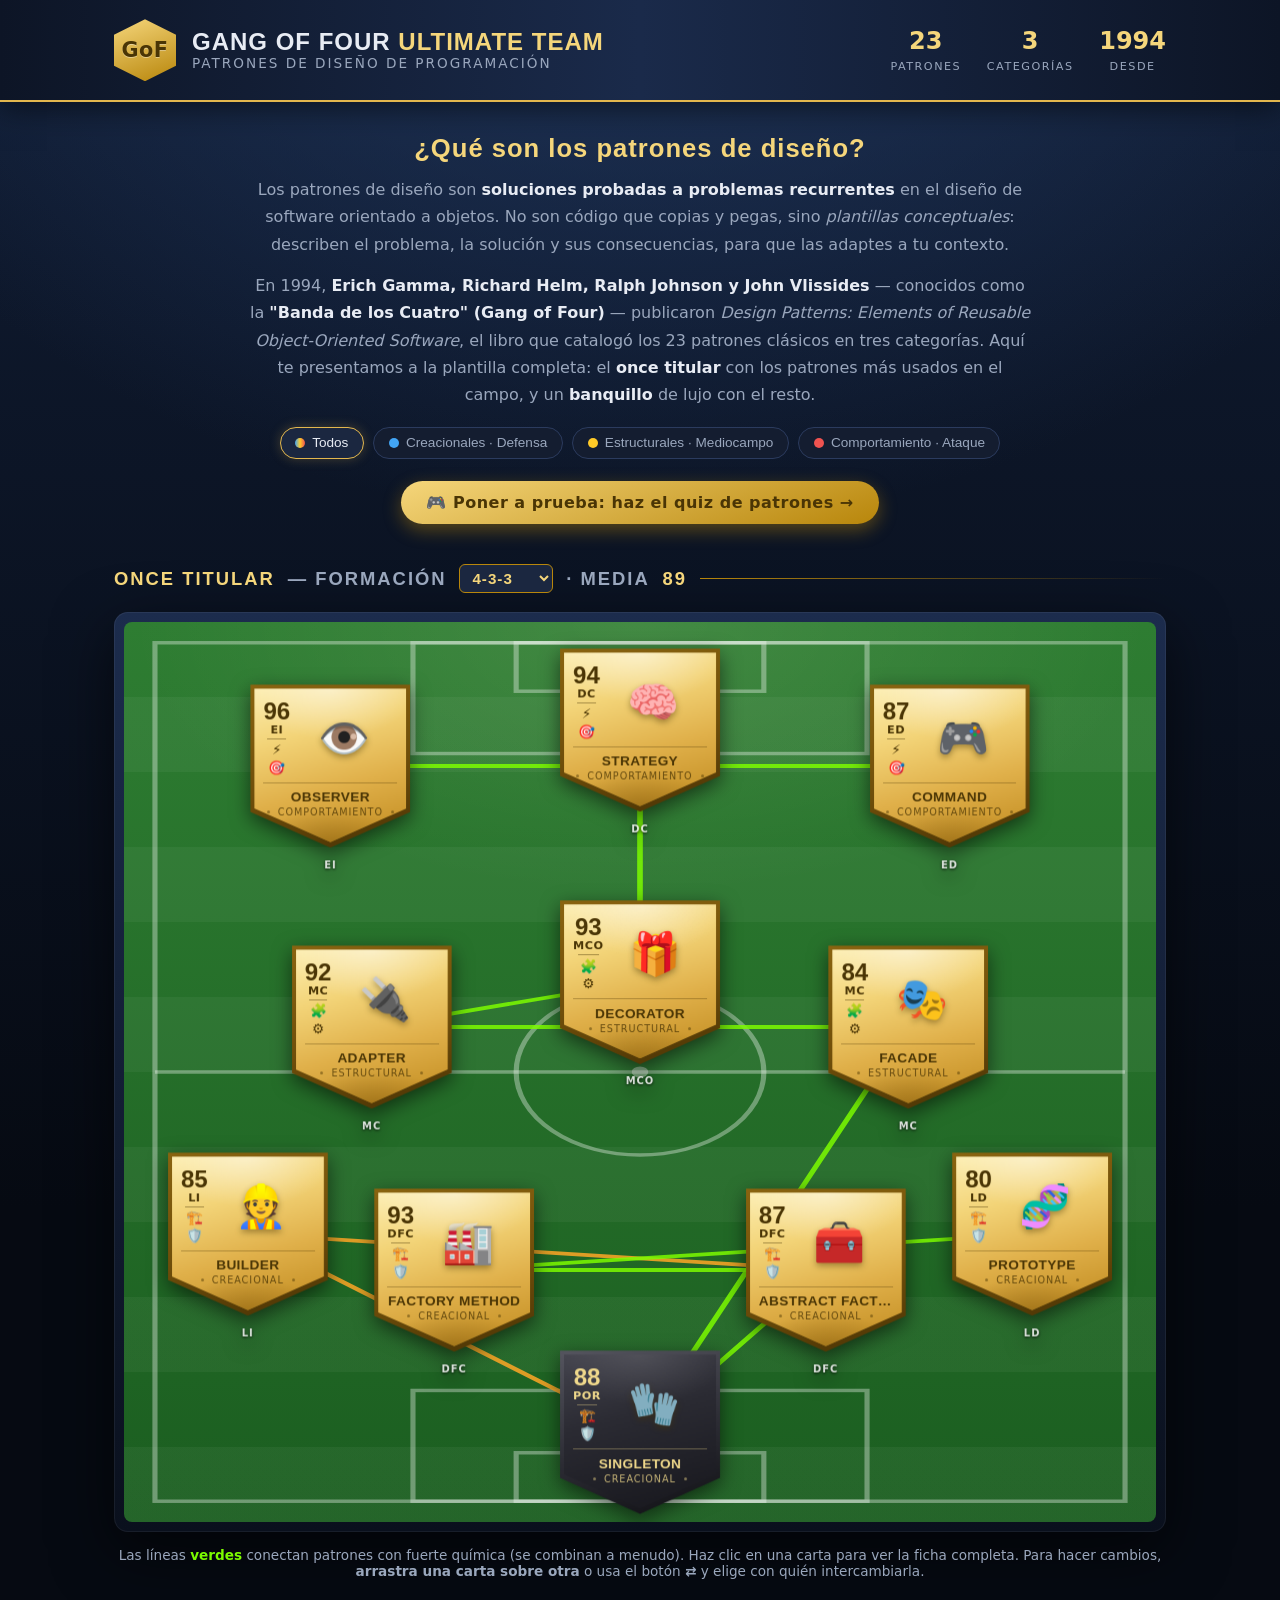
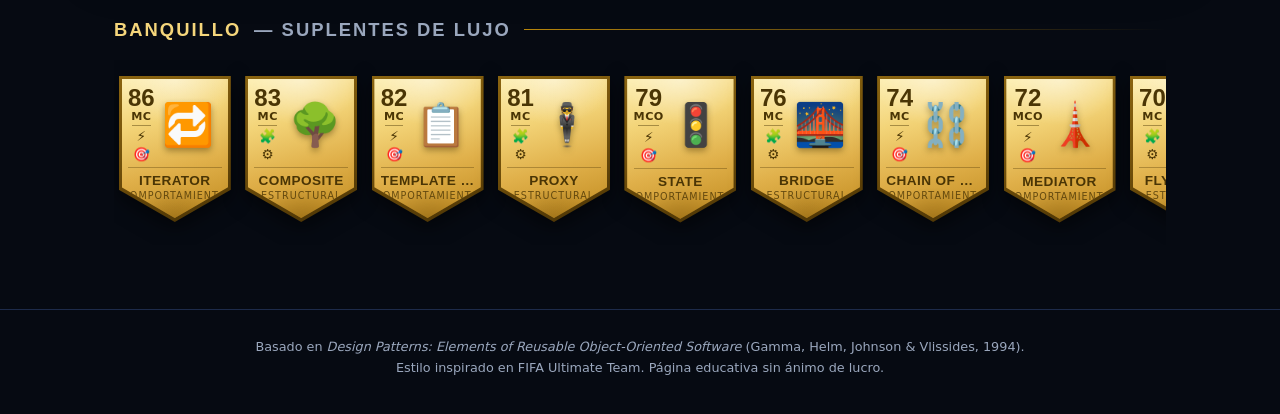
<file: index.html>
<!DOCTYPE html>
<html lang="es">
<head>
  <meta charset="UTF-8">
  <meta name="viewport" content="width=device-width, initial-scale=1.0">
  <title>Gang of Four Ultimate Team — Patrones de Diseño</title>
  <link rel="stylesheet" href="css/styles.css">
</head>
<body>

  <header class="fut-header">
    <div class="fut-header-inner">
      <div class="fut-logo">
        <span class="fut-logo-badge">GoF</span>
        <div class="fut-logo-text">
          <h1>GANG OF FOUR <span>ULTIMATE TEAM</span></h1>
          <p class="fut-tagline">Patrones de Diseño de Programación</p>
        </div>
      </div>
      <div class="fut-header-stats">
        <div class="hstat"><span class="hstat-num">23</span><span class="hstat-label">Patrones</span></div>
        <div class="hstat"><span class="hstat-num">3</span><span class="hstat-label">Categorías</span></div>
        <div class="hstat"><span class="hstat-num">1994</span><span class="hstat-label">Desde</span></div>
      </div>
    </div>
  </header>

  <section class="intro">
    <h2>¿Qué son los patrones de diseño?</h2>
    <p>
      Los patrones de diseño son <strong>soluciones probadas a problemas recurrentes</strong> en el
      diseño de software orientado a objetos. No son código que copias y pegas, sino
      <em>plantillas conceptuales</em>: describen el problema, la solución y sus consecuencias,
      para que las adaptes a tu contexto.
    </p>
    <p>
      En 1994, <strong>Erich Gamma, Richard Helm, Ralph Johnson y John Vlissides</strong> — conocidos
      como la <strong>"Banda de los Cuatro" (Gang of Four)</strong> — publicaron
      <em>Design Patterns: Elements of Reusable Object-Oriented Software</em>, el libro que catalogó
      los 23 patrones clásicos en tres categorías. Aquí te presentamos a la plantilla completa:
      el <strong>once titular</strong> con los patrones más usados en el campo, y un
      <strong>banquillo</strong> de lujo con el resto.
    </p>
    <div class="category-legend">
      <button class="cat-chip active" data-cat="all"><span class="chip-dot dot-all"></span>Todos</button>
      <button class="cat-chip" data-cat="creacional"><span class="chip-dot dot-creacional"></span>Creacionales · Defensa</button>
      <button class="cat-chip" data-cat="estructural"><span class="chip-dot dot-estructural"></span>Estructurales · Mediocampo</button>
      <button class="cat-chip" data-cat="comportamiento"><span class="chip-dot dot-comportamiento"></span>Comportamiento · Ataque</button>
    </div>

    <a class="quiz-cta" href="quiz.html">🎮 Poner a prueba: haz el quiz de patrones →</a>
  </section>

  <main>
    <section class="pitch-section">
      <h2 class="section-title"><span>ONCE TITULAR</span> — Formación
        <select id="selFormacion" class="sel-formacion" aria-label="Elegir formación"></select>
        · Media <span id="mediaEquipo"></span></h2>
      <div class="pitch-wrap">
        <div class="pitch" id="pitch">
          <svg class="pitch-lines" viewBox="0 0 100 130" preserveAspectRatio="none" aria-hidden="true">
            <!-- líneas del campo -->
            <rect x="3" y="3" width="94" height="124" fill="none" stroke="rgba(255,255,255,.35)" stroke-width=".5"/>
            <line x1="3" y1="65" x2="97" y2="65" stroke="rgba(255,255,255,.35)" stroke-width=".5"/>
            <circle cx="50" cy="65" r="12" fill="none" stroke="rgba(255,255,255,.35)" stroke-width=".5"/>
            <circle cx="50" cy="65" r=".8" fill="rgba(255,255,255,.4)"/>
            <rect x="28" y="3" width="44" height="16" fill="none" stroke="rgba(255,255,255,.35)" stroke-width=".5"/>
            <rect x="38" y="3" width="24" height="7" fill="none" stroke="rgba(255,255,255,.35)" stroke-width=".5"/>
            <rect x="28" y="111" width="44" height="16" fill="none" stroke="rgba(255,255,255,.35)" stroke-width=".5"/>
            <rect x="38" y="120" width="24" height="7" fill="none" stroke="rgba(255,255,255,.35)" stroke-width=".5"/>
          </svg>
          <svg class="chem-lines" id="chemLines" aria-hidden="true"></svg>
          <!-- cartas titulares inyectadas por JS -->
        </div>
      </div>
      <p class="pitch-hint">Las líneas <span class="hint-green">verdes</span> conectan patrones con fuerte química (se combinan a menudo). Haz clic en una carta para ver la ficha completa. Para hacer cambios, <strong>arrastra una carta sobre otra</strong> o usa el botón <strong>⇄</strong> y elige con quién intercambiarla.</p>
    </section>

    <section class="bench-section">
      <h2 class="section-title"><span>BANQUILLO</span> — Suplentes de lujo</h2>
      <div class="bench" id="bench"></div>
    </section>
  </main>

  <!-- Modal de detalle -->
  <div class="modal-overlay" id="modal" hidden>
    <div class="modal" role="dialog" aria-modal="true" aria-labelledby="modalTitle">
      <button class="modal-close" id="modalClose" aria-label="Cerrar">✕</button>
      <div class="modal-body">
        <div class="modal-card-col" id="modalCardCol"></div>
        <div class="modal-info-col">
          <div class="modal-head">
            <h3 id="modalTitle"></h3>
            <p class="modal-intent" id="modalIntent"></p>
          </div>
          <div class="tabs" id="tabs">
            <button class="tab active" data-tab="explicacion">Problema y solución</button>
            <button class="tab" data-tab="analogia">Analogía</button>
            <button class="tab" data-tab="codigo">Código Python</button>
            <button class="tab" data-tab="stats">Atributos</button>
          </div>
          <div class="tab-panel" id="panel-explicacion">
            <h4>⚠ El problema</h4>
            <p id="modalProblema"></p>
            <h4>✔ La solución</h4>
            <p id="modalSolucion"></p>
          </div>
          <div class="tab-panel" id="panel-analogia" hidden>
            <p id="modalAnalogia"></p>
          </div>
          <div class="tab-panel" id="panel-codigo" hidden>
            <pre><code id="modalCodigo"></code></pre>
          </div>
          <div class="tab-panel" id="panel-stats" hidden>
            <div class="stats-grid" id="modalStats"></div>
            <div class="chem-list" id="modalChem"></div>
          </div>
        </div>
      </div>
    </div>
  </div>

  <footer class="fut-footer">
    <p>Basado en <em>Design Patterns: Elements of Reusable Object-Oriented Software</em> (Gamma, Helm, Johnson &amp; Vlissides, 1994).</p>
    <p>Estilo inspirado en FIFA Ultimate Team. Página educativa sin ánimo de lucro.</p>
  </footer>

  <script src="js/data.js"></script>
  <script src="js/app.js"></script>
</body>
</html>
</file>
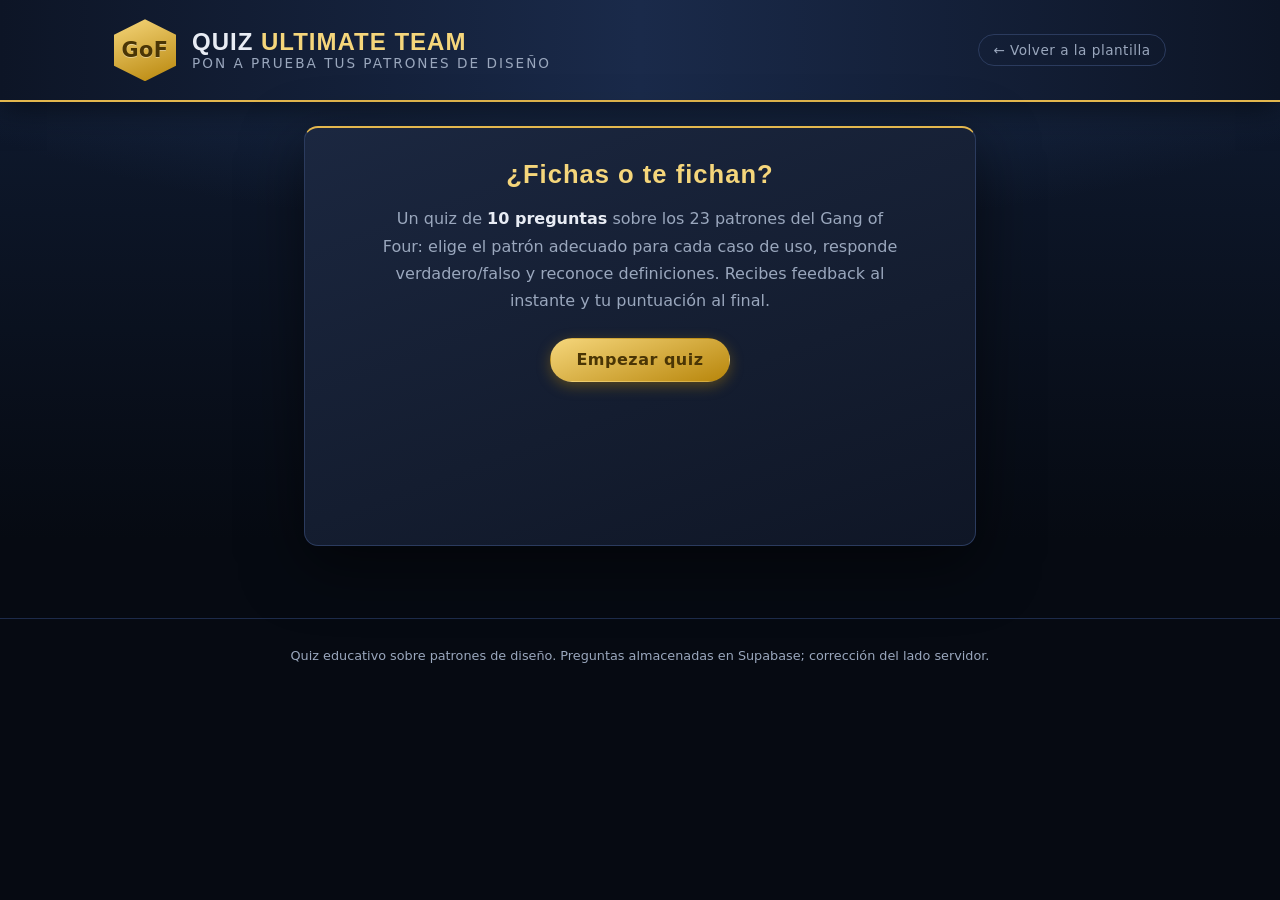
<file: quiz.html>
<!DOCTYPE html>
<html lang="es">
<head>
  <meta charset="UTF-8">
  <meta name="viewport" content="width=device-width, initial-scale=1.0">
  <title>Quiz — Gang of Four Ultimate Team</title>
  <link rel="stylesheet" href="css/styles.css">
</head>
<body>

  <header class="fut-header">
    <div class="fut-header-inner">
      <div class="fut-logo">
        <span class="fut-logo-badge">GoF</span>
        <div class="fut-logo-text">
          <h1>QUIZ <span>ULTIMATE TEAM</span></h1>
          <p class="fut-tagline">Pon a prueba tus patrones de diseño</p>
        </div>
      </div>
      <a class="quiz-back" href="index.html">← Volver a la plantilla</a>
    </div>
  </header>

  <main class="quiz-main">
    <div class="quiz-app" id="quizApp">

      <!-- Pantalla de inicio -->
      <section class="quiz-screen" id="screenStart">
        <h2>¿Fichas o te fichan?</h2>
        <p>
          Un quiz de <strong>10 preguntas</strong> sobre los 23 patrones del Gang of Four:
          elige el patrón adecuado para cada caso de uso, responde verdadero/falso y
          reconoce definiciones. Recibes feedback al instante y tu puntuación al final.
        </p>
        <button class="quiz-btn primary" id="btnStart">Empezar quiz</button>
      </section>

      <!-- Pantalla de carga -->
      <section class="quiz-screen" id="screenLoading" hidden>
        <div class="quiz-spinner" aria-hidden="true"></div>
        <p>Cargando preguntas…</p>
      </section>

      <!-- Pantalla de error -->
      <section class="quiz-screen" id="screenError" hidden>
        <div class="quiz-error-icon" aria-hidden="true">⚠️</div>
        <h2>Algo salió mal</h2>
        <p id="errorMsg">No se pudieron cargar las preguntas. Inténtalo de nuevo.</p>
        <button class="quiz-btn primary" id="btnRetry">Reintentar</button>
      </section>

      <!-- Pantalla de pregunta -->
      <section class="quiz-screen" id="screenQuestion" hidden>
        <div class="quiz-progress">
          <div class="quiz-progress-text">
            <span id="progressLabel">Pregunta 1 de 10</span>
            <span class="quiz-type-badge" id="typeBadge">Caso</span>
          </div>
          <div class="quiz-progress-bar"><div class="quiz-progress-fill" id="progressFill"></div></div>
        </div>

        <h2 class="quiz-prompt" id="questionPrompt"></h2>
        <div class="quiz-options" id="optionsList"></div>

        <div class="quiz-feedback" id="feedback" hidden>
          <p class="quiz-feedback-verdict" id="feedbackVerdict"></p>
          <p class="quiz-feedback-explain" id="feedbackExplain"></p>
        </div>

        <div class="quiz-actions">
          <button class="quiz-btn primary" id="btnAnswer" disabled>Responder</button>
          <button class="quiz-btn primary" id="btnNext" hidden>Siguiente →</button>
        </div>
      </section>

      <!-- Pantalla de resultado -->
      <section class="quiz-screen" id="screenResult" hidden>
        <h2>Resultado final</h2>
        <div class="quiz-score" id="scoreBig">0 / 10</div>
        <p class="quiz-score-sub" id="scoreSub"></p>
        <p class="quiz-compare" id="compareText"></p>
        <button class="quiz-btn primary" id="btnRestart">Repetir quiz</button>
        <a class="quiz-btn ghost" href="index.html">Ver la plantilla</a>
      </section>

    </div>
  </main>

  <footer class="fut-footer">
    <p>Quiz educativo sobre patrones de diseño. Preguntas almacenadas en Supabase; corrección del lado servidor.</p>
  </footer>

  <script src="js/supabase-config.js"></script>
  <script src="js/quiz.js"></script>
</body>
</html>
</file>
<file: css/styles.css>
/* ============================================================
   GANG OF FOUR ULTIMATE TEAM — estética FIFA Ultimate Team
   ============================================================ */

:root {
  --bg-dark: #0b1220;
  --bg-stadium-1: #101c33;
  --bg-stadium-2: #060a12;
  --pitch-green-1: #2e7d32;
  --pitch-green-2: #1b5e20;
  --pitch-stripe: rgba(255, 255, 255, 0.045);
  --gold-1: #f5d67b;
  --gold-2: #e3b74e;
  --gold-3: #b8860b;
  --gold-text: #4a3505;
  --inform-1: #2b2b33;
  --inform-2: #17171d;
  --chem-green: #7CFC00;
  --chem-orange: #ffa726;
  --cat-creacional: #42a5f5;
  --cat-estructural: #ffca28;
  --cat-comportamiento: #ef5350;
  --text: #e8ecf4;
  --text-dim: #9aa7bd;
  --panel: #141d30;
  --panel-2: #1b2740;
  --radius: 10px;
  /* motion */
  --ease-out: cubic-bezier(0.23, 1, 0.32, 1);        /* entradas/salidas de UI */
  --ease-in-out: cubic-bezier(0.77, 0, 0.175, 1);    /* movimiento en pantalla */
  --dur-fast: 150ms;                                  /* hovers, chips */
  --dur-base: 220ms;                                  /* modal, cartas */
  font-size: 16px;
}

* { margin: 0; padding: 0; box-sizing: border-box; }

body {
  background:
    radial-gradient(ellipse 120% 60% at 50% -10%, #223a63 0%, transparent 60%),
    linear-gradient(180deg, var(--bg-stadium-1), var(--bg-stadium-2) 60%);
  background-color: var(--bg-dark);
  color: var(--text);
  font-family: "Segoe UI", system-ui, -apple-system, sans-serif;
  min-height: 100vh;
}

h1, h2, h3, .section-title, .card-name, .card-rating {
  font-family: "Bahnschrift", "Segoe UI Semibold", "Arial Narrow", sans-serif;
}

/* ---------- Header ---------- */

.fut-header {
  background: linear-gradient(90deg, #0d1526 0%, #1a2a4a 50%, #0d1526 100%);
  border-bottom: 2px solid var(--gold-2);
  box-shadow: 0 4px 30px rgba(0, 0, 0, 0.6);
}

.fut-header-inner {
  max-width: 1100px;
  margin: 0 auto;
  padding: 1.2rem 1.5rem;
  display: flex;
  align-items: center;
  justify-content: space-between;
  gap: 1rem;
  flex-wrap: wrap;
}

.fut-logo { display: flex; align-items: center; gap: 1rem; }

.fut-logo-badge {
  display: grid;
  place-items: center;
  width: 62px;
  height: 62px;
  clip-path: polygon(50% 0%, 100% 25%, 100% 75%, 50% 100%, 0% 75%, 0% 25%);
  background: linear-gradient(160deg, var(--gold-1), var(--gold-3));
  color: var(--gold-text);
  font-weight: 800;
  font-size: 1.3rem;
  letter-spacing: 0.5px;
  text-shadow: 0 1px 0 rgba(255, 255, 255, 0.4);
}

.fut-logo-text h1 {
  font-size: 1.5rem;
  letter-spacing: 1px;
  line-height: 1.1;
}
.fut-logo-text h1 span { color: var(--gold-1); }
.fut-tagline { color: var(--text-dim); font-size: 0.85rem; letter-spacing: 2px; text-transform: uppercase; }

.fut-header-stats { display: flex; gap: 1.6rem; }
.hstat { text-align: center; }
.hstat-num { display: block; font-size: 1.5rem; font-weight: 700; color: var(--gold-1); }
.hstat-label { font-size: 0.7rem; text-transform: uppercase; letter-spacing: 1.5px; color: var(--text-dim); }

/* ---------- Intro ---------- */

.intro {
  max-width: 900px;
  margin: 2rem auto 0;
  padding: 0 1.5rem;
  text-align: center;
}
.intro h2 { font-size: 1.6rem; margin-bottom: 0.8rem; color: var(--gold-1); letter-spacing: 1px; }
.intro p { color: var(--text-dim); line-height: 1.7; margin-bottom: 0.9rem; max-width: 780px; margin-left: auto; margin-right: auto; }
.intro strong { color: var(--text); }

.category-legend {
  display: flex;
  gap: 0.6rem;
  justify-content: center;
  flex-wrap: wrap;
  margin-top: 1.2rem;
}

.cat-chip {
  display: inline-flex;
  align-items: center;
  gap: 0.45rem;
  background: var(--panel);
  border: 1px solid #2b3b5e;
  color: var(--text-dim);
  padding: 0.45rem 0.9rem;
  border-radius: 999px;
  font-size: 0.85rem;
  cursor: pointer;
  transition:
    border-color var(--dur-fast) ease,
    background-color var(--dur-fast) ease,
    color var(--dur-fast) ease,
    box-shadow var(--dur-fast) ease;
}
.cat-chip:hover { border-color: var(--gold-2); color: var(--text); }
.cat-chip.active { background: var(--panel-2); border-color: var(--gold-2); color: var(--text); box-shadow: 0 0 12px rgba(227, 183, 78, 0.25); }

.chip-dot { width: 10px; height: 10px; border-radius: 50%; display: inline-block; }
.dot-all { background: linear-gradient(90deg, var(--cat-creacional), var(--cat-estructural), var(--cat-comportamiento)); }
.dot-creacional { background: var(--cat-creacional); }
.dot-estructural { background: var(--cat-estructural); }
.dot-comportamiento { background: var(--cat-comportamiento); }

/* ---------- Secciones ---------- */

main { max-width: 1100px; margin: 0 auto; padding: 0 1.5rem; }

.section-title {
  margin: 2.5rem 0 1.2rem;
  font-size: 1.15rem;
  letter-spacing: 2px;
  color: var(--text-dim);
  text-transform: uppercase;
  display: flex;
  align-items: center;
  gap: 0.8rem;
}
.section-title span { color: var(--gold-1); }
.sel-formacion {
  background: var(--panel-2);
  color: var(--gold-1);
  border: 1px solid var(--gold-3);
  border-radius: 6px;
  padding: 0.25rem 0.5rem;
  font: inherit;
  font-size: 0.95rem;
  letter-spacing: 1px;
  cursor: pointer;
}
.sel-formacion:hover, .sel-formacion:focus { border-color: var(--gold-1); outline: none; }

.section-title::after {
  content: "";
  flex: 1;
  height: 1px;
  background: linear-gradient(90deg, var(--gold-3), transparent);
}

/* ---------- Campo ---------- */

.pitch-wrap {
  border-radius: 14px;
  padding: 10px;
  background: linear-gradient(180deg, #1c2c4d, #0a101d);
  box-shadow: 0 20px 60px rgba(0, 0, 0, 0.6), inset 0 0 0 1px rgba(255, 255, 255, 0.06);
}

.pitch {
  position: relative;
  width: 100%;
  aspect-ratio: 10 / 13;
  max-height: 900px;
  border-radius: 8px;
  overflow: hidden;
  background:
    repeating-linear-gradient(0deg,
      var(--pitch-stripe) 0 8.33%,
      transparent 8.33% 16.66%),
    radial-gradient(ellipse 90% 55% at 50% 0%, rgba(255, 255, 224, 0.10), transparent 55%),
    linear-gradient(180deg, var(--pitch-green-1), var(--pitch-green-2));
}

.pitch-lines, .chem-lines {
  position: absolute;
  inset: 0;
  width: 100%;
  height: 100%;
}
.chem-lines { z-index: 1; pointer-events: none; }

.pitch-hint { text-align: center; color: var(--text-dim); font-size: 0.85rem; margin-top: 0.9rem; }
.hint-green { color: var(--chem-green); font-weight: 600; }

/* ---------- Carta FUT ---------- */

.fut-card {
  position: absolute;
  z-index: 2;
  width: 15.5%;
  min-width: 78px;
  transform: translate(-50%, -50%);
  cursor: pointer;
  border: none;
  background: transparent;
  padding: 0;
  transition: filter 0.2s, opacity 0.2s, transform 160ms var(--ease-out);
  filter: drop-shadow(0 6px 10px rgba(0, 0, 0, 0.55));
  -webkit-user-select: none;
  user-select: none;
}
.fut-card:hover, .fut-card:focus-visible { filter: drop-shadow(0 6px 14px rgba(245, 214, 123, 0.55)); z-index: 5; }
.fut-card.dimmed { opacity: 0.25; }

/* feedback de pulsación */
.fut-card:active { transform: scale(0.97); }
.pitch .fut-card:active { transform: translate(-50%, -50%) scale(0.97); }
.cat-chip:active { transform: scale(0.97); }
.card-swap:active { transform: scale(1.05); }

.fut-card.dragging { opacity: 0.35; }
.fut-card.drop-target {
  filter: drop-shadow(0 0 14px rgba(124, 252, 0, 0.9));
  z-index: 6;
}
.fut-card.selected {
  filter: drop-shadow(0 0 16px rgba(124, 252, 0, 1));
  z-index: 6;
}
.fut-card.selected .card-inner::after {
  content: "";
  position: absolute;
  inset: 0;
  clip-path: polygon(0 0, 100% 0, 100% 78%, 50% 100%, 0 78%);
  background: rgba(124, 252, 0, 0.14);
  pointer-events: none;
}

/* marco exterior (rim) dorado oscuro + cara interior clara, como las FUT reales */
.card-inner {
  clip-path: polygon(0 0, 100% 0, 100% 78%, 50% 100%, 0 78%);
  background: linear-gradient(165deg, #8a6410 0%, #6f4e0a 55%, #4a3305 100%);
  color: var(--gold-text);
  position: relative;
  padding: 2.5% 2.5% 3.5%;
}

.card-face {
  clip-path: polygon(0 0, 100% 0, 100% 78%, 50% 100%, 0 78%);
  background:
    radial-gradient(ellipse 95% 55% at 50% 0%, rgba(255, 255, 255, 0.45), transparent 60%),
    radial-gradient(ellipse 80% 45% at 50% 105%, rgba(122, 84, 10, 0.55), transparent 60%),
    linear-gradient(165deg, #fdeeb0 0%, #f3d478 30%, #e0b04a 62%, #c08a1e 100%);
  padding: 7% 6% 16%;
  text-align: center;
  position: relative;
}

/* brillo diagonal al pasar el ratón */
.card-face::before {
  content: "";
  position: absolute;
  inset: 0;
  background: linear-gradient(115deg, transparent 30%, rgba(255, 255, 255, 0.35) 46%, rgba(255, 255, 255, 0.08) 54%, transparent 66%);
  transform: translateX(-120%);
  transition: transform 0.5s ease;
  pointer-events: none;
}
.fut-card:hover .card-face::before { transform: translateX(120%); }

/* carta inform (oscura) para el portero, como el TIR/BAS de la imagen */
.fut-card.inform .card-inner {
  background: linear-gradient(165deg, #55555f 0%, #2c2c34 55%, #101014 100%);
  color: #f0d98c;
}
.fut-card.inform .card-face {
  background:
    radial-gradient(ellipse 95% 55% at 50% 0%, rgba(255, 255, 255, 0.10), transparent 60%),
    linear-gradient(165deg, #43434d 0%, var(--inform-1) 40%, var(--inform-2) 100%);
}

.card-top {
  display: flex;
  align-items: flex-start;
  justify-content: space-between;
  text-align: left;
  min-height: 52%;
}

/* columna izquierda: rating / posición / línea / categoría, como en FIFA 15 */
.card-meta {
  display: flex;
  flex-direction: column;
  align-items: center;
  gap: 4%;
  flex: 0 0 auto;
}
.card-rating { font-size: clamp(1rem, 2.2vw, 1.5rem); font-weight: 800; line-height: 1; }
.card-pos { font-size: clamp(0.5rem, 1vw, 0.7rem); font-weight: 700; letter-spacing: 0.5px; }
.card-metaline { width: 70%; height: 1px; background: rgba(74, 53, 5, 0.45); margin: 8% 0; }
.fut-card.inform .card-metaline { background: rgba(240, 217, 140, 0.4); }
.card-flag, .card-club { font-size: clamp(0.6rem, 1.2vw, 0.85rem); line-height: 1.3; }

/* "retrato" del patrón */
.card-photo {
  flex: 1;
  font-size: clamp(1.5rem, 3.6vw, 2.6rem);
  line-height: 1.1;
  align-self: center;
  text-align: center;
  filter: drop-shadow(0 3px 3px rgba(74, 53, 5, 0.45));
}

.card-name {
  font-size: clamp(0.55rem, 1.3vw, 0.85rem);
  font-weight: 800;
  text-transform: uppercase;
  letter-spacing: 0.4px;
  border-top: 1px solid rgba(74, 53, 5, 0.35);
  margin-top: 4%;
  padding-top: 5%;
  white-space: nowrap;
  overflow: hidden;
  text-overflow: ellipsis;
}
.fut-card.inform .card-name { border-top-color: rgba(240, 217, 140, 0.35); }

.card-catrow {
  display: flex;
  align-items: center;
  justify-content: center;
  gap: 6%;
  font-size: clamp(0.42rem, 0.9vw, 0.6rem);
  text-transform: uppercase;
  letter-spacing: 1px;
  opacity: 0.8;
  margin-top: 2px;
}
.catdot { width: 3px; height: 3px; border-radius: 50%; background: currentColor; opacity: 0.6; flex: 0 0 auto; }

/* botón de intercambio */
.card-swap {
  position: absolute;
  top: -7px;
  right: -7px;
  z-index: 3;
  display: grid;
  place-items: center;
  width: 22px;
  height: 22px;
  border-radius: 50%;
  background: linear-gradient(160deg, var(--gold-1), var(--gold-3));
  color: var(--gold-text);
  font-size: 0.8rem;
  font-weight: 800;
  border: 1px solid rgba(0, 0, 0, 0.35);
  box-shadow: 0 2px 6px rgba(0, 0, 0, 0.5);
  opacity: 0;
  transition: opacity 0.15s, transform 0.15s;
}
.fut-card:hover .card-swap, .fut-card:focus-visible .card-swap, .fut-card.selected .card-swap { opacity: 1; }
.card-swap:hover { transform: scale(1.15); }
.fut-card.selected .card-swap { background: linear-gradient(160deg, #b6ff6e, #4caf50); }

@media (hover: none) {
  .card-swap { opacity: 0.85; }   /* táctil: siempre visible */
}

/* etiqueta de posición fuera de la carta (como "MCO", "LI" en la imagen) */
.card-postag {
  position: absolute;
  left: 50%;
  bottom: -1.4rem;
  transform: translateX(-50%);
  font-size: 0.62rem;
  font-weight: 700;
  letter-spacing: 1px;
  color: rgba(255, 255, 255, 0.85);
  text-shadow: 0 1px 3px rgba(0, 0, 0, 0.8);
}

/* ---------- Banquillo ---------- */

.bench-section { padding-bottom: 1rem; }

.bench {
  display: grid;
  grid-auto-flow: column;
  grid-auto-columns: 112px;
  gap: 0.9rem;
  overflow-x: auto;
  padding: 1rem 0.3rem 1.4rem;
  scrollbar-color: var(--gold-3) var(--panel);
}

.bench .fut-card {
  position: static;
  transform: none;
  width: 112px;
  min-width: 0;
}
.bench .card-postag { display: none; }

/* ---------- Modal ---------- */

.modal-overlay[hidden] { display: none; }

.modal-overlay {
  position: fixed;
  inset: 0;
  z-index: 50;
  background: rgba(4, 8, 16, 0.82);
  backdrop-filter: blur(4px);
  display: grid;
  place-items: center;
  padding: 1.2rem;
  opacity: 0;
  transition: opacity 200ms var(--ease-out);
}
.modal-overlay.is-open { opacity: 1; }

.modal {
  position: relative;
  width: min(940px, 100%);
  max-height: 92vh;
  overflow-y: auto;
  background: linear-gradient(160deg, var(--panel-2), var(--panel) 60%, #0f1626);
  border: 1px solid #33456e;
  border-top: 2px solid var(--gold-2);
  border-radius: 14px;
  box-shadow: 0 30px 80px rgba(0, 0, 0, 0.7);
  padding: 1.6rem;
  opacity: 0;
  transform: scale(0.96);
  transition: opacity var(--dur-base) var(--ease-out), transform var(--dur-base) var(--ease-out);
}
.modal-overlay.is-open .modal { opacity: 1; transform: scale(1); }

.modal-close {
  position: absolute;
  top: 0.8rem;
  right: 0.9rem;
  background: transparent;
  border: 1px solid #3a4c78;
  color: var(--text-dim);
  width: 34px;
  height: 34px;
  border-radius: 50%;
  cursor: pointer;
  font-size: 0.95rem;
  transition: color var(--dur-fast) ease, border-color var(--dur-fast) ease;
}
.modal-close:hover { color: var(--gold-1); border-color: var(--gold-2); }

.modal-body {
  display: grid;
  grid-template-columns: 230px 1fr;
  gap: 1.6rem;
  align-items: start;
}

.modal-card-col .fut-card {
  position: static;
  transform: none;
  width: 100%;
  cursor: default;
  pointer-events: none;
}
.modal-card-col .card-postag { display: none; }
.modal-card-col .card-swap { display: none; }

.modal-head h3 { font-size: 1.7rem; letter-spacing: 1px; color: var(--gold-1); }
.modal-intent { color: var(--text-dim); font-style: italic; margin: 0.4rem 0 1rem; line-height: 1.5; }

.tabs {
  display: flex;
  gap: 0.4rem;
  flex-wrap: wrap;
  border-bottom: 1px solid #2c3d63;
  margin-bottom: 1rem;
}
.tab {
  background: transparent;
  border: none;
  color: var(--text-dim);
  padding: 0.55rem 0.9rem;
  font-size: 0.88rem;
  cursor: pointer;
  border-bottom: 2px solid transparent;
  margin-bottom: -1px;
  transition: color 0.15s;
}
.tab:hover { color: var(--text); }
.tab.active { color: var(--gold-1); border-bottom-color: var(--gold-2); font-weight: 600; }

.tab-panel { line-height: 1.7; color: var(--text); }
.tab-panel h4 { color: var(--gold-1); margin: 0.9rem 0 0.35rem; font-size: 0.95rem; letter-spacing: 0.5px; }
.tab-panel h4:first-child { margin-top: 0; }
.tab-panel p { color: #c6d0e2; }

.tab-panel pre {
  background: #0a0f1c;
  border: 1px solid #24345a;
  border-radius: var(--radius);
  padding: 1rem;
  overflow-x: auto;
  font-size: 0.82rem;
  line-height: 1.55;
}
.tab-panel code { font-family: "Cascadia Code", Consolas, monospace; color: #d7e3f7; }

/* resaltado simple */
.tok-kw { color: #ff7b9c; }
.tok-str { color: #a5d6a7; }
.tok-com { color: #6b7a95; font-style: italic; }
.tok-def { color: #82b1ff; }

/* stats */
.stats-grid { display: grid; grid-template-columns: 1fr 1fr; gap: 0.7rem 1.4rem; }
.stat-row { display: grid; grid-template-columns: auto 1fr auto; align-items: center; gap: 0.6rem; }
.stat-name { font-size: 0.72rem; text-transform: uppercase; letter-spacing: 1px; color: var(--text-dim); width: 105px; }
.stat-bar { height: 7px; border-radius: 4px; background: #0c1526; overflow: hidden; }
.stat-fill { height: 100%; border-radius: 4px; background: linear-gradient(90deg, var(--gold-3), var(--gold-1)); }
.stat-val { font-weight: 700; color: var(--gold-1); font-size: 0.9rem; min-width: 24px; text-align: right; }

.chem-list { margin-top: 1.3rem; }
.chem-list h5 { font-size: 0.72rem; text-transform: uppercase; letter-spacing: 1.5px; color: var(--text-dim); margin-bottom: 0.5rem; }
.chem-link {
  display: inline-block;
  background: rgba(124, 252, 0, 0.08);
  border: 1px solid rgba(124, 252, 0, 0.35);
  color: var(--chem-green);
  border-radius: 999px;
  padding: 0.28rem 0.75rem;
  font-size: 0.8rem;
  margin: 0 0.4rem 0.4rem 0;
  cursor: pointer;
  transition: background 0.15s;
}
.chem-link:hover { background: rgba(124, 252, 0, 0.18); }

/* ---------- Footer ---------- */

.fut-footer {
  margin-top: 3rem;
  padding: 1.6rem 1.5rem 2.2rem;
  text-align: center;
  color: var(--text-dim);
  font-size: 0.8rem;
  border-top: 1px solid #1d2b4a;
  line-height: 1.7;
}

/* ---------- Quiz ---------- */

.quiz-back {
  color: var(--text-dim);
  text-decoration: none;
  font-size: 0.85rem;
  letter-spacing: 0.5px;
  border: 1px solid #2b3b5e;
  padding: 0.45rem 0.9rem;
  border-radius: 999px;
  transition: border-color var(--dur-fast) ease, color var(--dur-fast) ease;
}
.quiz-back:hover { border-color: var(--gold-2); color: var(--text); }

.quiz-main { max-width: 720px; margin: 0 auto; padding: 1.5rem; }

.quiz-app {
  background: linear-gradient(160deg, var(--panel-2), var(--panel) 60%, #0f1626);
  border: 1px solid #2b3b5e;
  border-top: 2px solid var(--gold-2);
  border-radius: 14px;
  box-shadow: 0 20px 60px rgba(0, 0, 0, 0.5);
  padding: 2rem 1.8rem;
  min-height: 420px;
}

.quiz-screen { text-align: center; }
.quiz-screen[hidden] { display: none; }
.quiz-screen h2 { font-size: 1.6rem; color: var(--gold-1); letter-spacing: 1px; margin-bottom: 1rem; }
.quiz-screen > p { color: var(--text-dim); line-height: 1.7; max-width: 520px; margin: 0 auto 1.5rem; }
.quiz-screen strong { color: var(--text); }

.quiz-btn {
  display: inline-block;
  font: inherit;
  font-weight: 700;
  letter-spacing: 0.5px;
  border-radius: 999px;
  padding: 0.7rem 1.6rem;
  cursor: pointer;
  border: 1px solid transparent;
  text-decoration: none;
  transition: transform 160ms var(--ease-out), filter var(--dur-fast) ease, opacity var(--dur-fast) ease;
}
.quiz-btn[hidden] { display: none; }   /* el display explícito anularía el atributo hidden */
.quiz-btn.primary {
  background: linear-gradient(160deg, var(--gold-1), var(--gold-3));
  color: var(--gold-text);
  box-shadow: 0 4px 14px rgba(184, 134, 11, 0.4);
}
.quiz-btn.primary:hover { filter: brightness(1.06); }
.quiz-btn.primary:active { transform: scale(0.97); }
.quiz-btn.primary:disabled { opacity: 0.4; cursor: not-allowed; filter: none; }
.quiz-btn.ghost {
  background: transparent;
  border-color: #3a4c78;
  color: var(--text-dim);
  margin-left: 0.6rem;
}
.quiz-btn.ghost:hover { color: var(--gold-1); border-color: var(--gold-2); }

/* progreso */
.quiz-progress { text-align: left; margin-bottom: 1.4rem; }
.quiz-progress-text {
  display: flex;
  justify-content: space-between;
  align-items: center;
  font-size: 0.78rem;
  text-transform: uppercase;
  letter-spacing: 1.5px;
  color: var(--text-dim);
  margin-bottom: 0.5rem;
}
.quiz-type-badge {
  background: var(--panel);
  border: 1px solid #2b3b5e;
  color: var(--gold-1);
  padding: 0.2rem 0.6rem;
  border-radius: 999px;
  font-size: 0.68rem;
}
.quiz-progress-bar { height: 6px; background: #0c1526; border-radius: 4px; overflow: hidden; }
.quiz-progress-fill {
  height: 100%;
  width: 0;
  background: linear-gradient(90deg, var(--gold-3), var(--gold-1));
  border-radius: 4px;
  transition: width var(--dur-base) var(--ease-out);
}

.quiz-prompt {
  font-size: 1.2rem !important;
  color: var(--text) !important;
  text-align: left;
  line-height: 1.5;
  margin-bottom: 1.3rem !important;
  letter-spacing: 0 !important;
}

/* opciones */
.quiz-options { display: flex; flex-direction: column; gap: 0.7rem; text-align: left; }
.quiz-option {
  font: inherit;
  text-align: left;
  background: var(--panel);
  border: 1px solid #2b3b5e;
  color: var(--text);
  padding: 0.85rem 1.1rem;
  border-radius: var(--radius);
  cursor: pointer;
  transition: border-color var(--dur-fast) ease, background-color var(--dur-fast) ease, transform 160ms var(--ease-out);
}
.quiz-option:hover:not(:disabled) { border-color: var(--gold-2); }
.quiz-option:active:not(:disabled) { transform: scale(0.99); }
.quiz-option.selected { border-color: var(--gold-1); background: var(--panel-2); box-shadow: 0 0 0 1px var(--gold-2) inset; }
.quiz-option:disabled { cursor: default; }
.quiz-option.correct {
  border-color: #4caf50;
  background: rgba(76, 175, 80, 0.16);
  color: #d7f5d9;
}
.quiz-option.incorrect {
  border-color: #ef5350;
  background: rgba(239, 83, 80, 0.16);
  color: #ffd9d8;
}

/* feedback */
.quiz-feedback {
  text-align: left;
  margin-top: 1.2rem;
  padding: 1rem 1.1rem;
  border-radius: var(--radius);
  background: #0c1526;
  border: 1px solid #24345a;
}
.quiz-feedback[hidden] { display: none; }
.quiz-feedback-verdict { font-weight: 800; margin-bottom: 0.3rem; }
.quiz-feedback-verdict.ok { color: #7fe38a; }
.quiz-feedback-verdict.bad { color: #ff8785; }
.quiz-feedback-explain { color: #c6d0e2; line-height: 1.6; font-size: 0.92rem; }

.quiz-actions { margin-top: 1.5rem; text-align: center; }

/* resultado */
.quiz-score { font-size: 3rem; font-weight: 800; color: var(--gold-1); letter-spacing: 1px; margin: 0.5rem 0; }
.quiz-score-sub { color: var(--text) !important; font-weight: 600; margin-bottom: 0.5rem !important; }
.quiz-compare { color: var(--text-dim) !important; font-size: 0.9rem; margin-bottom: 1.5rem !important; min-height: 1.2em; }

/* spinner y error */
.quiz-spinner {
  width: 42px; height: 42px;
  margin: 1rem auto;
  border: 4px solid #24345a;
  border-top-color: var(--gold-1);
  border-radius: 50%;
  animation: quiz-spin 0.8s linear infinite;
}
@keyframes quiz-spin { to { transform: rotate(360deg); } }
.quiz-error-icon { font-size: 2.5rem; margin-bottom: 0.5rem; }

/* aviso temporal (fallos de red recuperables) */
.quiz-aviso {
  position: fixed;
  bottom: 1.5rem;
  left: 50%;
  transform: translateX(-50%) translateY(1rem);
  background: #ef5350;
  color: #fff;
  padding: 0.7rem 1.2rem;
  border-radius: 999px;
  font-size: 0.88rem;
  font-weight: 600;
  box-shadow: 0 8px 24px rgba(0, 0, 0, 0.5);
  opacity: 0;
  pointer-events: none;
  transition: opacity var(--dur-base) var(--ease-out), transform var(--dur-base) var(--ease-out);
  z-index: 60;
}
.quiz-aviso.visible { opacity: 1; transform: translateX(-50%) translateY(0); }

/* entrada al quiz desde la home */
.quiz-cta {
  display: inline-flex;
  align-items: center;
  gap: 0.5rem;
  margin-top: 1.4rem;
  background: linear-gradient(160deg, var(--gold-1), var(--gold-3));
  color: var(--gold-text);
  font-weight: 800;
  letter-spacing: 0.5px;
  text-decoration: none;
  padding: 0.75rem 1.6rem;
  border-radius: 999px;
  box-shadow: 0 6px 18px rgba(184, 134, 11, 0.45);
  transition: transform 160ms var(--ease-out), filter var(--dur-fast) ease;
}
.quiz-cta:hover { filter: brightness(1.06); }
.quiz-cta:active { transform: scale(0.97); }

@media (prefers-reduced-motion: reduce) {
  .quiz-spinner { animation-duration: 1.2s; }
}

/* ---------- Reduced motion ---------- */

@media (prefers-reduced-motion: reduce) {
  /* el modal aparece solo con fade, sin scale */
  .modal { transition: opacity 160ms ease; transform: none; }
  .modal-overlay.is-open .modal { transform: none; }

  /* desactivar el barrido de brillo diagonal de las cartas */
  .fut-card:hover .card-face::before,
  .fut-card:focus-visible .card-face::before {
    transition: none;
    transform: translateX(-120%);
  }

  /* red de seguridad: neutraliza cualquier @keyframes sin matar los fades de opacidad/color */
  * {
    animation-duration: 0.01ms !important;
    animation-iteration-count: 1 !important;
  }
}

/* ---------- Responsive ---------- */

@media (max-width: 720px) {
  .fut-header-inner { justify-content: center; text-align: center; }
  .modal-body { grid-template-columns: 1fr; }
  .modal-card-col { max-width: 200px; margin: 0 auto; }
  .stats-grid { grid-template-columns: 1fr; }
  .fut-card { min-width: 64px; }
  .card-postag { display: none; }
  .pitch { aspect-ratio: 10 / 15; }
}
</file>
